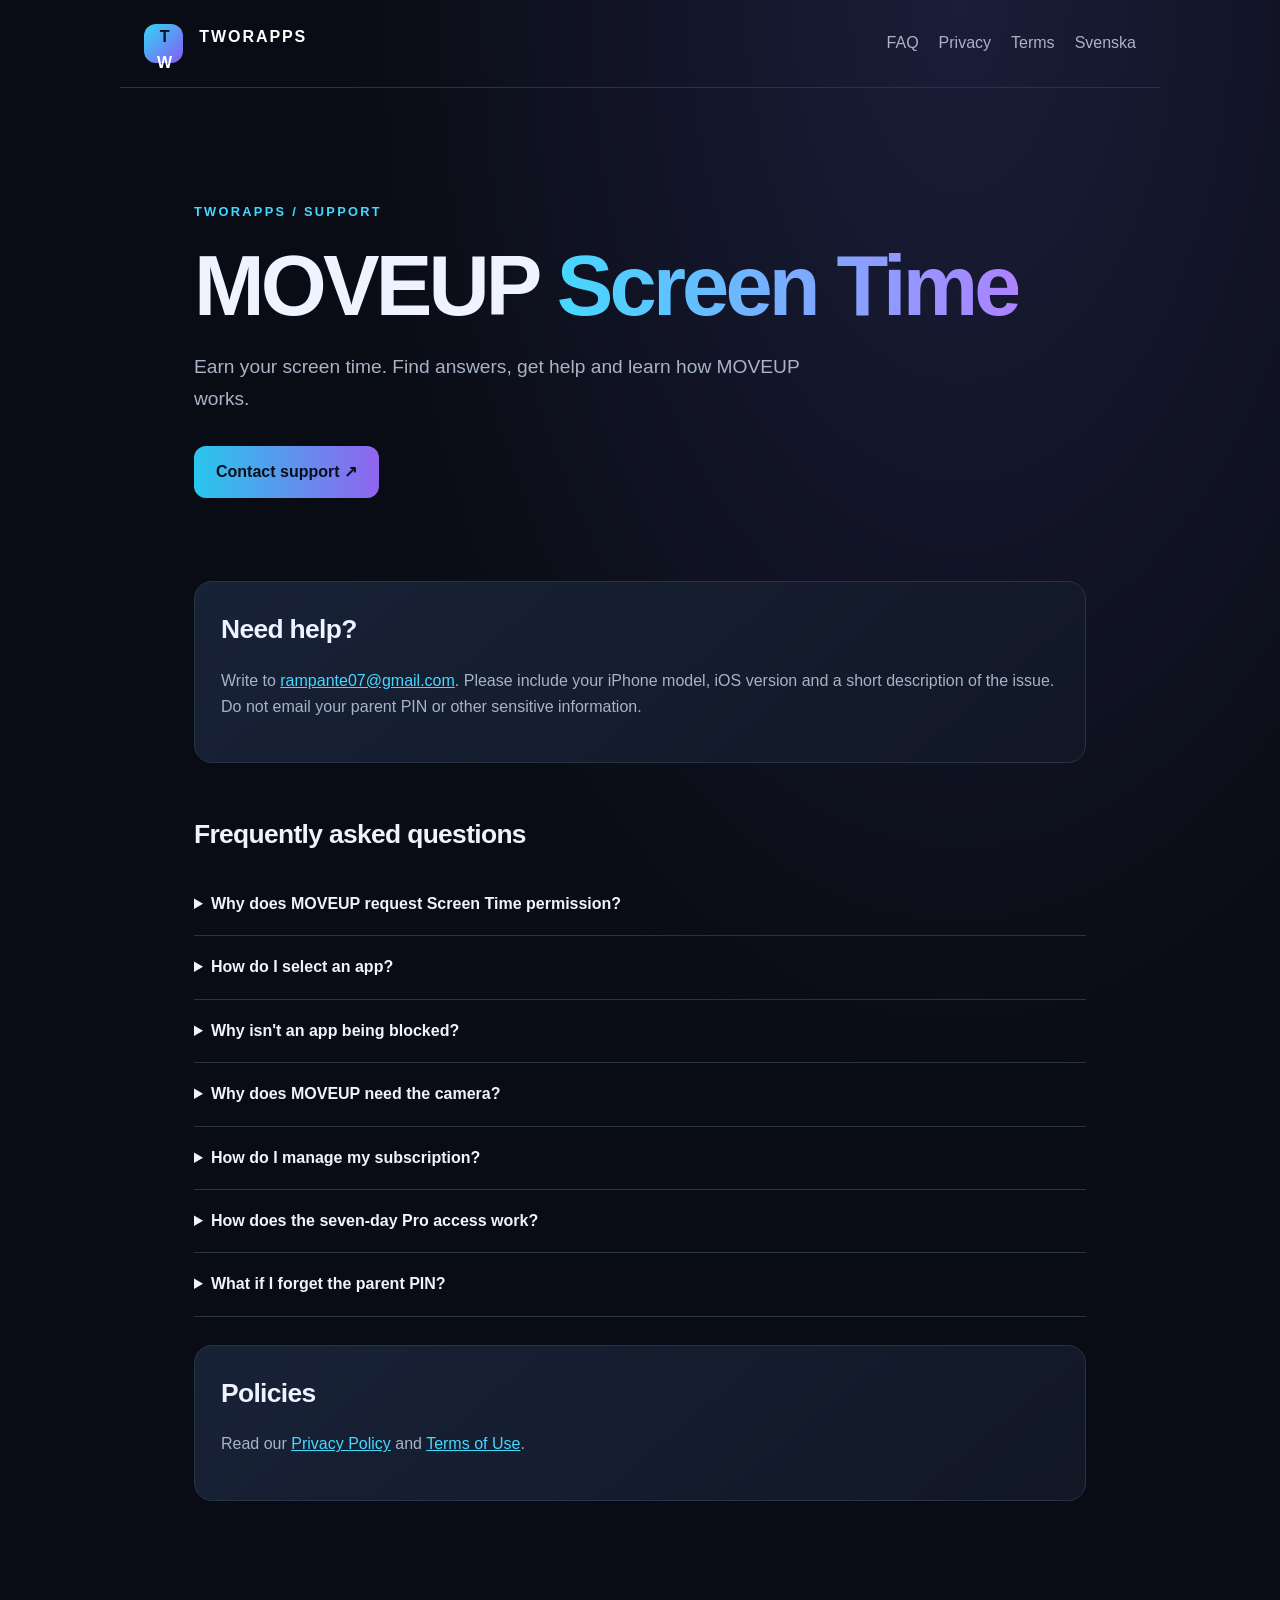
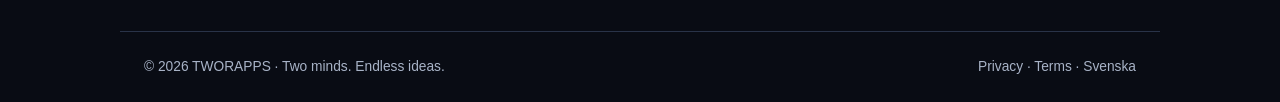
<file: index.html>
<!doctype html><html lang="en"><head><meta charset="utf-8"><meta name="viewport" content="width=device-width,initial-scale=1"><meta name="description" content="MOVEUP Screen Time support, FAQs, privacy information and terms."><title>MOVEUP Screen Time | Support — TWORAPPS</title><link rel="stylesheet" href="style.css"></head><body><header><a class="brand" href="index.html"><span class="mark">T<span>W</span></span> TWORAPPS</a><nav><a href="#faq">FAQ</a><a href="privacy.html">Privacy</a><a href="terms.html">Terms</a><a href="sv.html">Svenska</a></nav></header><main><section class="hero"><span class="eyebrow">TWORAPPS / SUPPORT</span><h1>MOVEUP <span>Screen Time</span></h1><p>Earn your screen time. Find answers, get help and learn how MOVEUP works.</p><a class="cta" href="mailto:rampante07@gmail.com?subject=MOVEUP%20Screen%20Time%20Support">Contact support ↗</a></section><section class="panel"><h2>Need help?</h2><p>Write to <a href="mailto:rampante07@gmail.com">rampante07@gmail.com</a>. Please include your iPhone model, iOS version and a short description of the issue. Do not email your parent PIN or other sensitive information.</p></section><section id="faq"><h2>Frequently asked questions</h2><details><summary>Why does MOVEUP request Screen Time permission?</summary><p>MOVEUP uses Apple's Screen Time-related permissions to manage selected apps and support exercise-based screen time rewards. You can review or revoke permissions in iOS Settings.</p></details><details><summary>How do I select an app?</summary><p>Open MOVEUP, grant the requested permission and use the app selection screen to choose which apps to manage. Available options depend on your MOVEUP plan.</p></details><details><summary>Why isn't an app being blocked?</summary><p>Check Screen Time authorization, selected apps and configured limits. If the issue continues, restart MOVEUP and contact support with your iOS version.</p></details><details><summary>Why does MOVEUP need the camera?</summary><p>The camera is used for movement verification during supported exercises. Grant camera access when prompted. If access was denied, review it under iOS Settings → Privacy & Security → Camera.</p></details><details><summary>How do I manage my subscription?</summary><p>Open iPhone Settings → your Apple Account → Subscriptions. Select MOVEUP to view or cancel a subscription. Removing the app does not automatically cancel an active subscription.</p></details><details><summary>How does the seven-day Pro access work?</summary><p>MOVEUP is designed to offer new users seven days of Pro access without payment details. After that, users can continue with the Free features or choose a paid subscription. Availability is subject to the version released.</p></details><details><summary>What if I forget the parent PIN?</summary><p>Use the recovery option provided within MOVEUP, if available in your installed version. For help, contact support. Never send your PIN by email.</p></details></section><section class="panel"><h2>Policies</h2><p>Read our <a href="privacy.html">Privacy Policy</a> and <a href="terms.html">Terms of Use</a>.</p></section></main><footer><span>© 2026 TWORAPPS · Two minds. Endless ideas.</span><span><a href="privacy.html">Privacy</a> · <a href="terms.html">Terms</a> · <a href="sv.html">Svenska</a></span></footer></body></html>
</file>
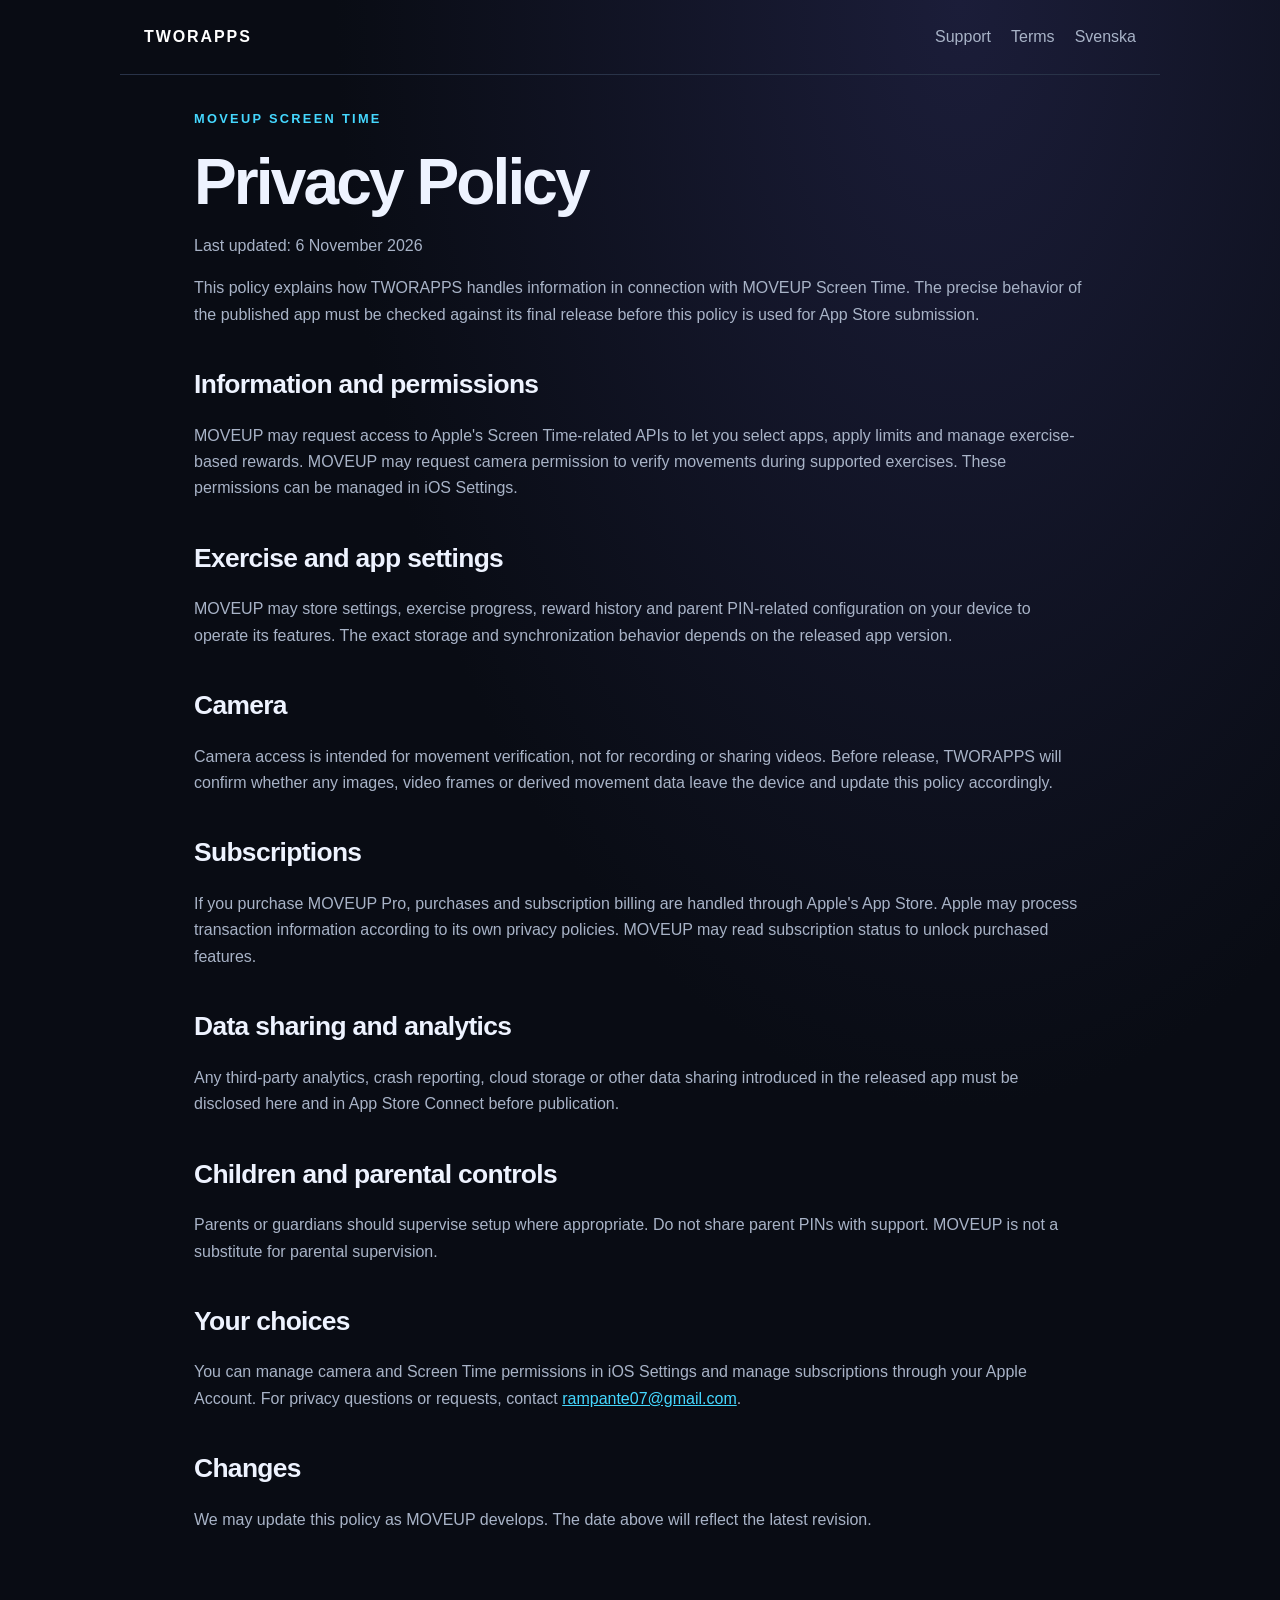
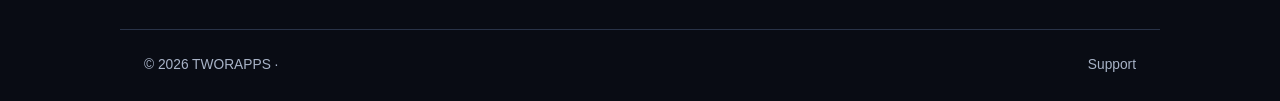
<file: privacy.html>
<!doctype html><html lang="en"><head><meta charset="utf-8"><meta name="viewport" content="width=device-width,initial-scale=1"><title>Privacy Policy | MOVEUP Screen Time</title><link rel="stylesheet" href="style.css"></head><body><header><a class="brand" href="index.html">TWORAPPS</a><nav><a href="index.html">Support</a><a href="terms.html">Terms</a><a href="sv.html">Svenska</a></nav></header><main class="legal"><span class="eyebrow">MOVEUP SCREEN TIME</span><h1>Privacy Policy</h1><p>Last updated: 6 November 2026</p><p>This policy explains how TWORAPPS handles information in connection with MOVEUP Screen Time. The precise behavior of the published app must be checked against its final release before this policy is used for App Store submission.</p><h2>Information and permissions</h2><p>MOVEUP may request access to Apple's Screen Time-related APIs to let you select apps, apply limits and manage exercise-based rewards. MOVEUP may request camera permission to verify movements during supported exercises. These permissions can be managed in iOS Settings.</p><h2>Exercise and app settings</h2><p>MOVEUP may store settings, exercise progress, reward history and parent PIN-related configuration on your device to operate its features. The exact storage and synchronization behavior depends on the released app version.</p><h2>Camera</h2><p>Camera access is intended for movement verification, not for recording or sharing videos. Before release, TWORAPPS will confirm whether any images, video frames or derived movement data leave the device and update this policy accordingly.</p><h2>Subscriptions</h2><p>If you purchase MOVEUP Pro, purchases and subscription billing are handled through Apple's App Store. Apple may process transaction information according to its own privacy policies. MOVEUP may read subscription status to unlock purchased features.</p><h2>Data sharing and analytics</h2><p>Any third-party analytics, crash reporting, cloud storage or other data sharing introduced in the released app must be disclosed here and in App Store Connect before publication.</p><h2>Children and parental controls</h2><p>Parents or guardians should supervise setup where appropriate. Do not share parent PINs with support. MOVEUP is not a substitute for parental supervision.</p><h2>Your choices</h2><p>You can manage camera and Screen Time permissions in iOS Settings and manage subscriptions through your Apple Account. For privacy questions or requests, contact <a href="mailto:rampante07@gmail.com">rampante07@gmail.com</a>.</p><h2>Changes</h2><p>We may update this policy as MOVEUP develops. The date above will reflect the latest revision.</p></main><footer>© 2026 TWORAPPS · <a href="index.html">Support</a></footer></body></html>
</file>
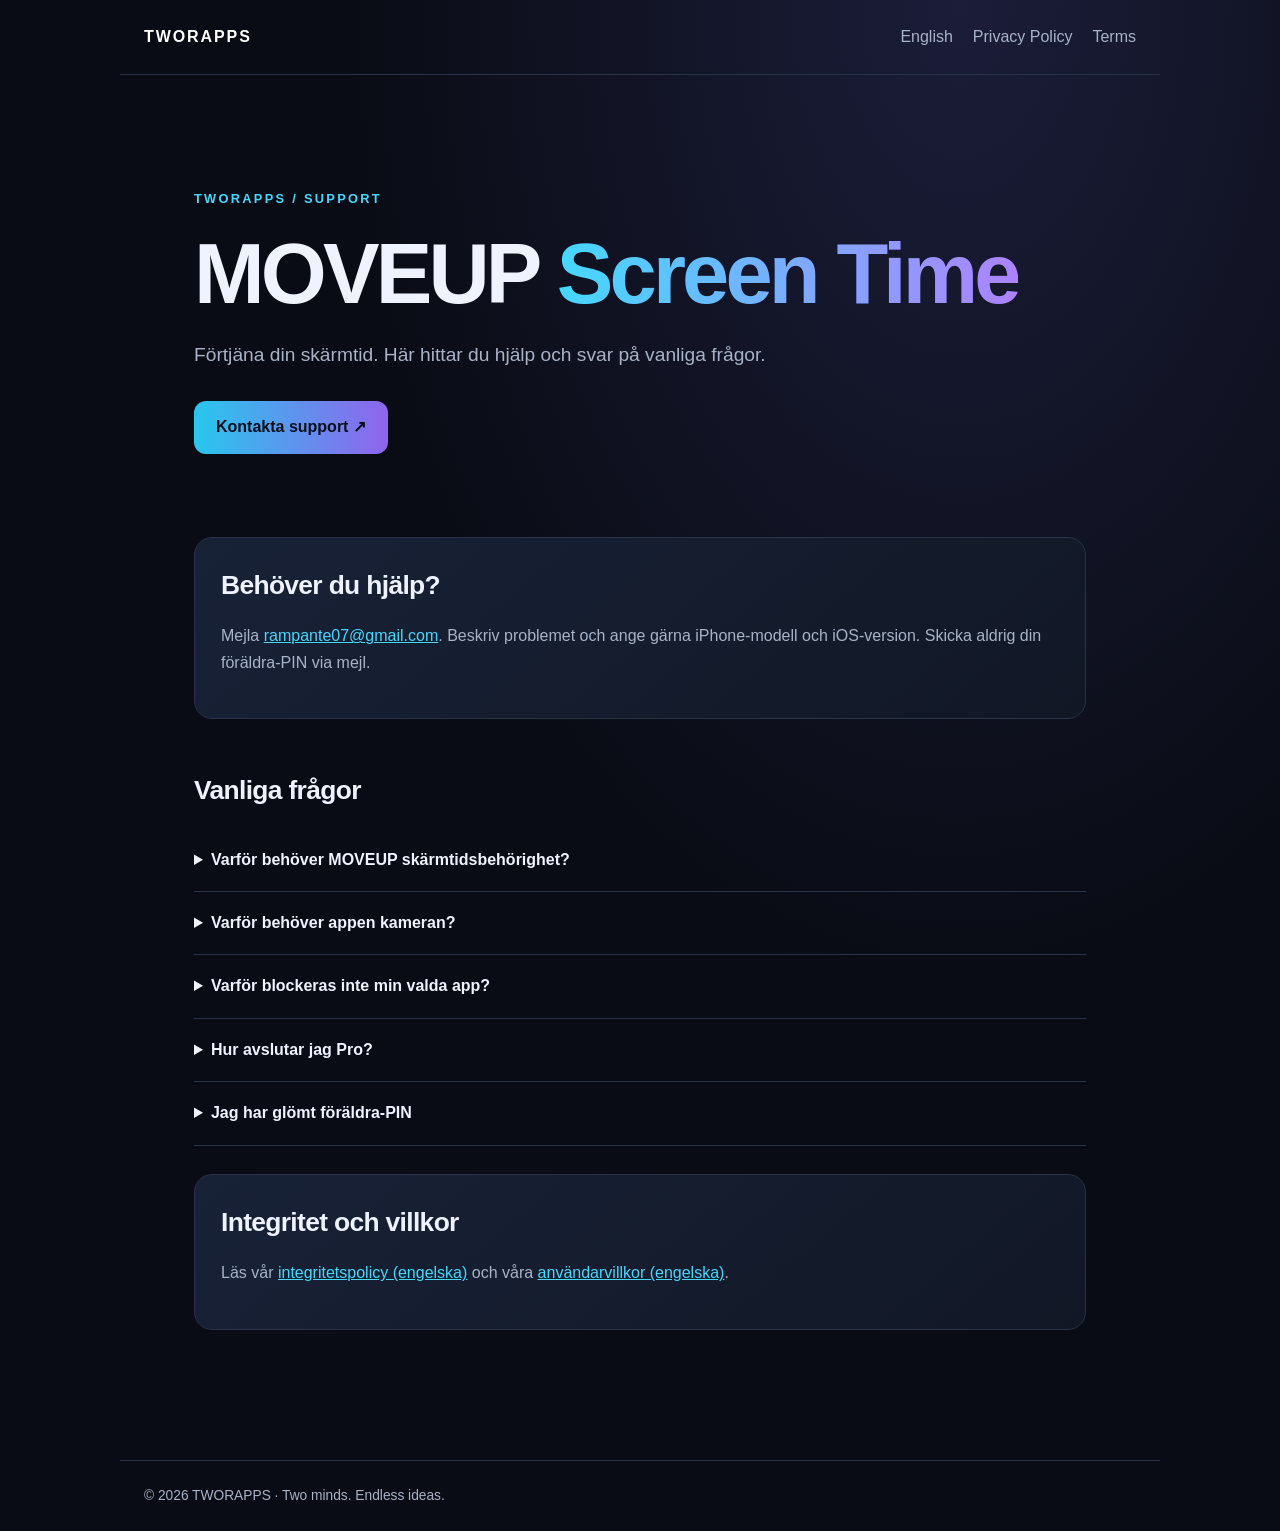
<file: sv.html>
<!doctype html><html lang="sv"><head><meta charset="utf-8"><meta name="viewport" content="width=device-width,initial-scale=1"><title>Support på svenska | MOVEUP Screen Time</title><link rel="stylesheet" href="style.css"></head><body><header><a class="brand" href="index.html">TWORAPPS</a><nav><a href="index.html">English</a><a href="privacy.html">Privacy Policy</a><a href="terms.html">Terms</a></nav></header><main><section class="hero"><span class="eyebrow">TWORAPPS / SUPPORT</span><h1>MOVEUP <span>Screen Time</span></h1><p>Förtjäna din skärmtid. Här hittar du hjälp och svar på vanliga frågor.</p><a class="cta" href="mailto:rampante07@gmail.com?subject=MOVEUP%20Support">Kontakta support ↗</a></section><section class="panel"><h2>Behöver du hjälp?</h2><p>Mejla <a href="mailto:rampante07@gmail.com">rampante07@gmail.com</a>. Beskriv problemet och ange gärna iPhone-modell och iOS-version. Skicka aldrig din föräldra-PIN via mejl.</p></section><section><h2>Vanliga frågor</h2><details><summary>Varför behöver MOVEUP skärmtidsbehörighet?</summary><p>För att kunna hantera valda appar och skärmtidsbelöningar via Apples funktioner.</p></details><details><summary>Varför behöver appen kameran?</summary><p>Kameran används för att kontrollera rörelser vid träningsövningar. Behörigheten kan hanteras i iPhones inställningar.</p></details><details><summary>Varför blockeras inte min valda app?</summary><p>Kontrollera skärmtidsbehörighet, valda appar och inställda tidsgränser. Kontakta support om problemet kvarstår.</p></details><details><summary>Hur avslutar jag Pro?</summary><p>Öppna Inställningar → ditt Apple-konto → Abonnemang och välj MOVEUP. Att radera appen avslutar inte abonnemanget.</p></details><details><summary>Jag har glömt föräldra-PIN</summary><p>Använd återställningsfunktionen i appen om den finns i din installerade version, eller kontakta support.</p></details></section><section class="panel"><h2>Integritet och villkor</h2><p>Läs vår <a href="privacy.html">integritetspolicy (engelska)</a> och våra <a href="terms.html">användarvillkor (engelska)</a>.</p></section></main><footer>© 2026 TWORAPPS · Two minds. Endless ideas.</footer></body></html>
</file>
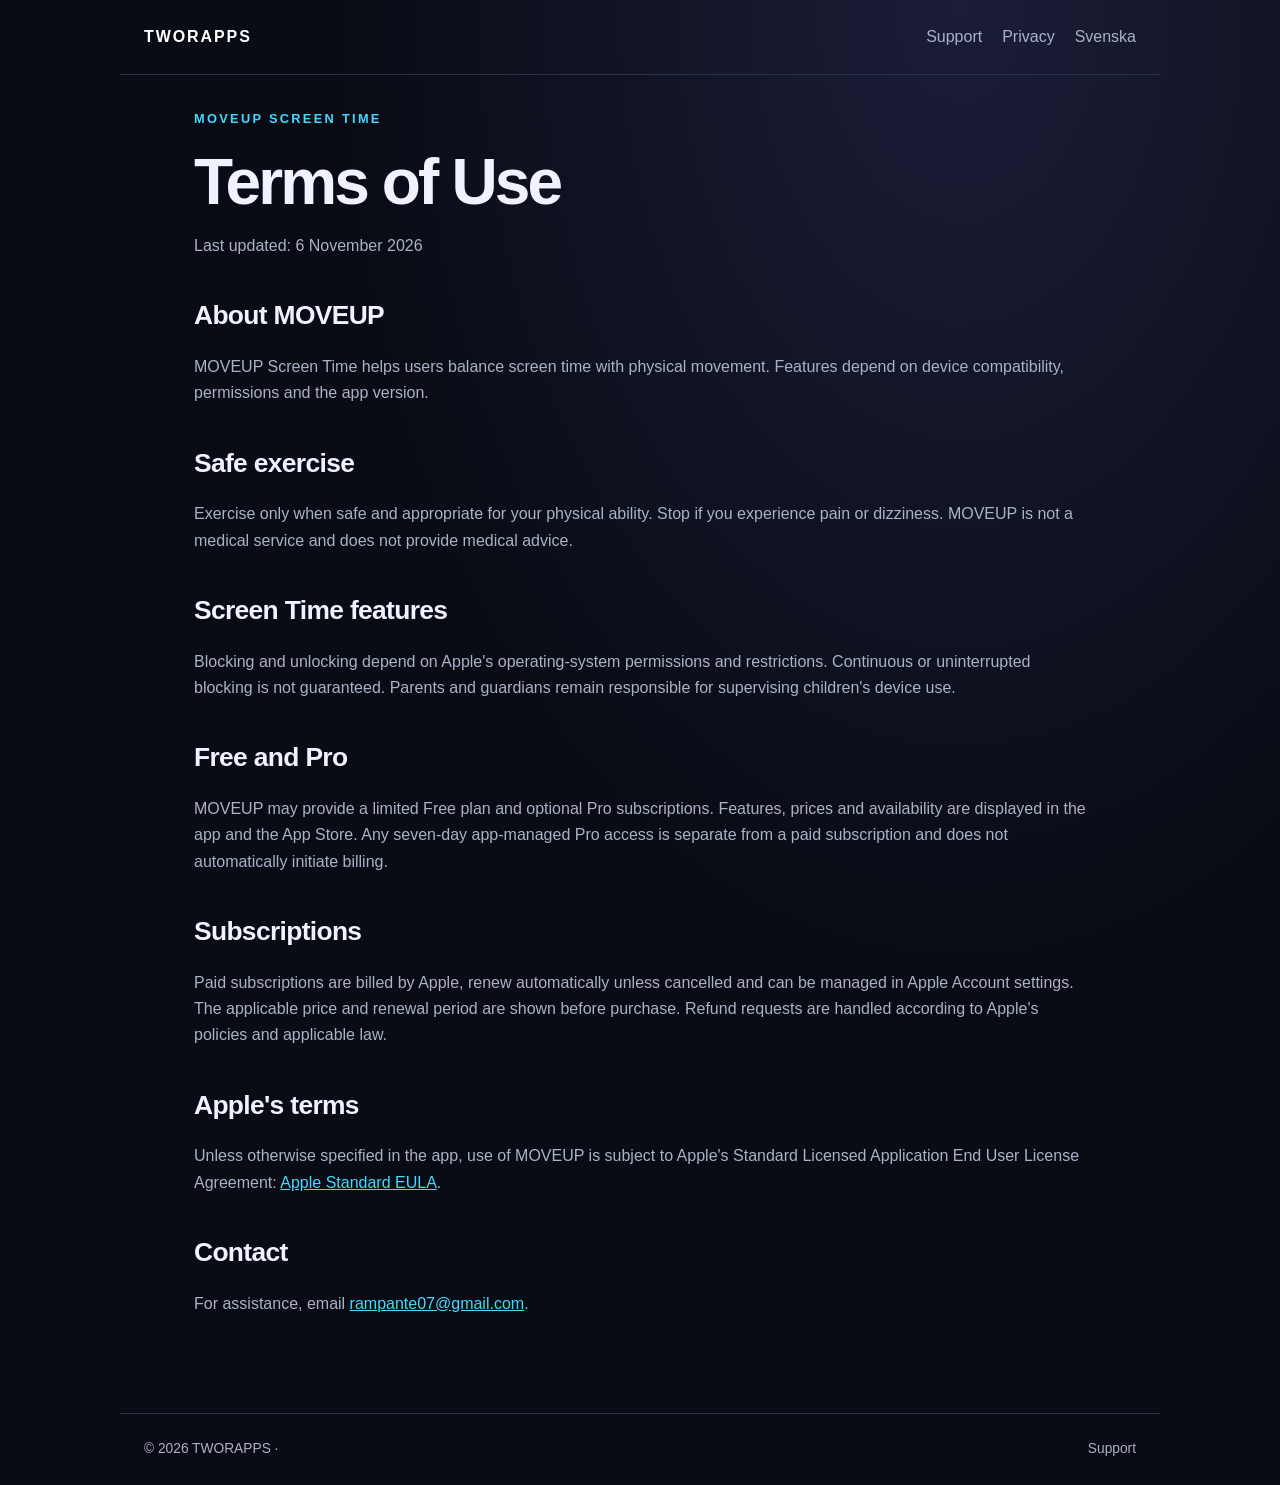
<file: terms.html>
<!doctype html><html lang="en"><head><meta charset="utf-8"><meta name="viewport" content="width=device-width,initial-scale=1"><title>Terms of Use | MOVEUP Screen Time</title><link rel="stylesheet" href="style.css"></head><body><header><a class="brand" href="index.html">TWORAPPS</a><nav><a href="index.html">Support</a><a href="privacy.html">Privacy</a><a href="sv.html">Svenska</a></nav></header><main class="legal"><span class="eyebrow">MOVEUP SCREEN TIME</span><h1>Terms of Use</h1><p>Last updated: 6 November 2026</p><h2>About MOVEUP</h2><p>MOVEUP Screen Time helps users balance screen time with physical movement. Features depend on device compatibility, permissions and the app version.</p><h2>Safe exercise</h2><p>Exercise only when safe and appropriate for your physical ability. Stop if you experience pain or dizziness. MOVEUP is not a medical service and does not provide medical advice.</p><h2>Screen Time features</h2><p>Blocking and unlocking depend on Apple's operating-system permissions and restrictions. Continuous or uninterrupted blocking is not guaranteed. Parents and guardians remain responsible for supervising children's device use.</p><h2>Free and Pro</h2><p>MOVEUP may provide a limited Free plan and optional Pro subscriptions. Features, prices and availability are displayed in the app and the App Store. Any seven-day app-managed Pro access is separate from a paid subscription and does not automatically initiate billing.</p><h2>Subscriptions</h2><p>Paid subscriptions are billed by Apple, renew automatically unless cancelled and can be managed in Apple Account settings. The applicable price and renewal period are shown before purchase. Refund requests are handled according to Apple's policies and applicable law.</p><h2>Apple's terms</h2><p>Unless otherwise specified in the app, use of MOVEUP is subject to Apple's Standard Licensed Application End User License Agreement: <a href="https://www.apple.com/legal/internet-services/itunes/dev/stdeula/">Apple Standard EULA</a>.</p><h2>Contact</h2><p>For assistance, email <a href="mailto:rampante07@gmail.com">rampante07@gmail.com</a>.</p></main><footer>© 2026 TWORAPPS · <a href="index.html">Support</a></footer></body></html>
</file>
<file: style.css>
:root{color-scheme:dark;--bg:#090c14;--panel:#131a29;--text:#eef3ff;--muted:#a8b3c7;--line:#293348;--cyan:#45d8ff;--purple:#ad82ff}*{box-sizing:border-box}html{scroll-behavior:smooth}body{margin:0;background:radial-gradient(ellipse at 75% 0%,#1b1d39 0%,var(--bg) 46%);font-family:-apple-system,BlinkMacSystemFont,"Segoe UI",sans-serif;color:var(--text);line-height:1.65}a{color:var(--cyan)}header,footer{max-width:1040px;margin:auto;padding:24px;display:flex;align-items:center;justify-content:space-between;gap:20px}header{border-bottom:1px solid var(--line)}nav{display:flex;flex-wrap:wrap;gap:20px}nav a,footer a{color:var(--muted);text-decoration:none}.brand{font-weight:850;letter-spacing:.12em;color:white;text-decoration:none;white-space:nowrap}.mark{display:inline-grid;place-items:center;width:39px;height:39px;margin-right:10px;border-radius:12px;background:linear-gradient(135deg,#31d7f6,#8758f4);color:#08111d;letter-spacing:-.13em}.mark span{color:white}main{max-width:940px;margin:0 auto;padding:30px 24px 80px}.hero{padding:80px 0 55px}.eyebrow{color:var(--cyan);letter-spacing:.18em;font-size:.8rem;font-weight:700}h1{font-size:clamp(2.6rem,7vw,5.3rem);line-height:1.08;letter-spacing:-.045em;margin:16px 0}h1 span{background:linear-gradient(90deg,var(--cyan),var(--purple));color:transparent;background-clip:text}h2{font-size:1.65rem;letter-spacing:-.025em;margin:0 0 16px}.hero p{max-width:650px;font-size:1.2rem;color:var(--muted)}.cta{display:inline-block;background:linear-gradient(90deg,#28c7ed,#9064ed);color:#08101d;text-decoration:none;padding:13px 22px;border-radius:12px;font-weight:800;margin-top:12px}.panel{background:linear-gradient(140deg,#182237,#111725);border:1px solid var(--line);border-radius:18px;padding:26px;margin:28px 0 50px}p,li{color:var(--muted)}details{border-bottom:1px solid var(--line);padding:18px 0}summary{cursor:pointer;font-weight:650}details p{margin-bottom:4px}footer{border-top:1px solid var(--line);font-size:.86rem;color:var(--muted);flex-wrap:wrap}.legal h1{font-size:clamp(2.5rem,6vw,4rem)}.legal h2{margin-top:35px}.notice{border-left:3px solid var(--cyan);padding:10px 18px;background:var(--panel);color:var(--muted)}@media(max-width:640px){header{align-items:flex-start;flex-direction:column}nav{gap:12px}.hero{padding-top:48px}}
</file>
